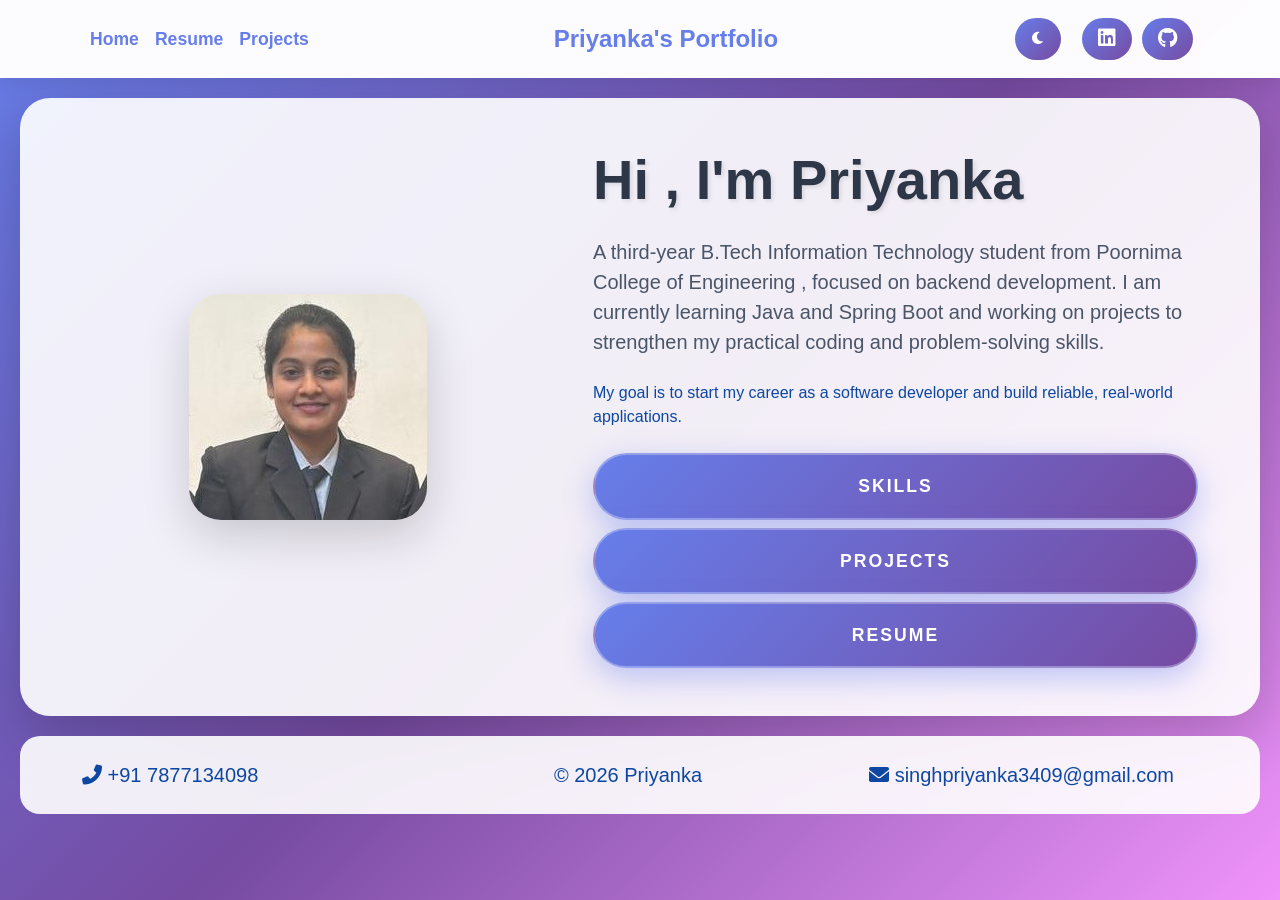
<file: index.html>
<!DOCTYPE html>
<html lang="en">
<head>
    <meta charset="UTF-8">
    <meta name="viewport" content="width=device-width, initial-scale=1.0">
    <meta http-equiv="Cache-Control" content="no-cache, no-store, must-revalidate">
    <meta http-equiv="Pragma" content="no-cache">
    <meta http-equiv="Expires" content="0">
    <title>Priyanka's Portfolio</title>
    <link href="https://cdn.jsdelivr.net/npm/bootstrap@5.3.8/dist/css/bootstrap.min.css" rel="stylesheet">
    <link rel="stylesheet" href="https://cdnjs.cloudflare.com/ajax/libs/font-awesome/6.0.0/css/all.min.css">
    <link rel="stylesheet" href="style.css?v=2">
</head>
<body>
    <!--Navbar-->
    <nav class="navbar navbar-expand-lg navbar-light bg-white py-3">
        <div class="container">
            <div class="navbar-nav me-auto">
                <a class="nav-link fw-bold" href="#home">Home</a>
                <a class="nav-link fw-bold" href="resume.html">Resume</a>
                <a class="nav-link fw-bold" href="projects.html">Projects</a>
            </div>
            <span class="navbar-brand mx-auto fw-bold fs-4">Priyanka's Portfolio</span>
            <div class="navbar-nav ms-auto">
                <button id="themeToggle" class="btn btn-sm me-3" style="border-radius: 50px;">
                    <i class="fas fa-moon"></i>
                </button>
                <a class="nav-link" href="https://www.linkedin.com/in/priyanka-536247291" target="_blank"><i class="fab fa-linkedin fs-5"></i></a>
                <a class="nav-link" href="https://github.com/Priyanka26102005" target="_blank"><i class="fab fa-github fs-5"></i></a>
            </div>
        </div>
    </nav>

    <!--Hero Section-->
    <section class="py-5">
        <div class="container">
            <div class="row align-items-center">
                <div class="col-md-5 col-12 text-center mb-4 mb-md-0">
                    <img src="profile.jpeg" alt="Profile Photo" class="img-fluid rounded-5 shadow-lg">
                </div>
                <div class="col-md-7 col-12 ps-md-5">
                    <h1 class="display-4 fw-bold mb-4">Hi , I'm Priyanka</h1>
                    <p class="lead mb-4">A third-year B.Tech Information Technology student from Poornima College of Engineering ,
                        focused on backend development. I am currently learning Java and Spring Boot and working on projects to 
                        strengthen my practical coding and problem-solving skills.</p>
                    <p class="mb-4">My goal is to start my career as a software developer and build reliable, real-world applications.</p>
                    <div class="d-grid gap-2">
                        <a href="skills.html" class="btn btn-dark btn-lg">SKILLS</a>
                        <a href="projects.html" class="btn btn-dark btn-lg">PROJECTS</a>
                        <a href="resume.html" class="btn btn-dark btn-lg">RESUME</a>
                    </div>
                </div>
            </div>
        </div>
    </section>

    <footer class="py-4" style="background: rgba(255, 255, 255, 0.9); margin: 20px; border-radius: 20px;">
        <div class="container">
            <div class="row align-items-center">
            <div class="row align-items-center">
                <div class="col-md-4 col-12 text-center text-md-start mb-3 mb-md-0">
                    <p class="mb-0 fs-5"><i class="fas fa-phone-alt"></i> +91 7877134098</p>
                </div>
                <div class="col-md-4 col-12 text-center mb-3 mb-md-0">
                    <p class="mb-0 fs-5">&copy; 2026 Priyanka</p>
                </div>
                <div class="col-md-4 col-12 text-center text-md-end">
                    <p class="mb-0 fs-5"><i class="fas fa-envelope"></i> singhpriyanka3409@gmail.com</p>
                </div>
            </div>
            </div>
        </div>
    </footer>

    <script src="https://cdn.jsdelivr.net/npm/bootstrap@5.3.8/dist/js/bootstrap.bundle.min.js"></script>
    <script src="script.js"></script>
</body>
</html>
</file>
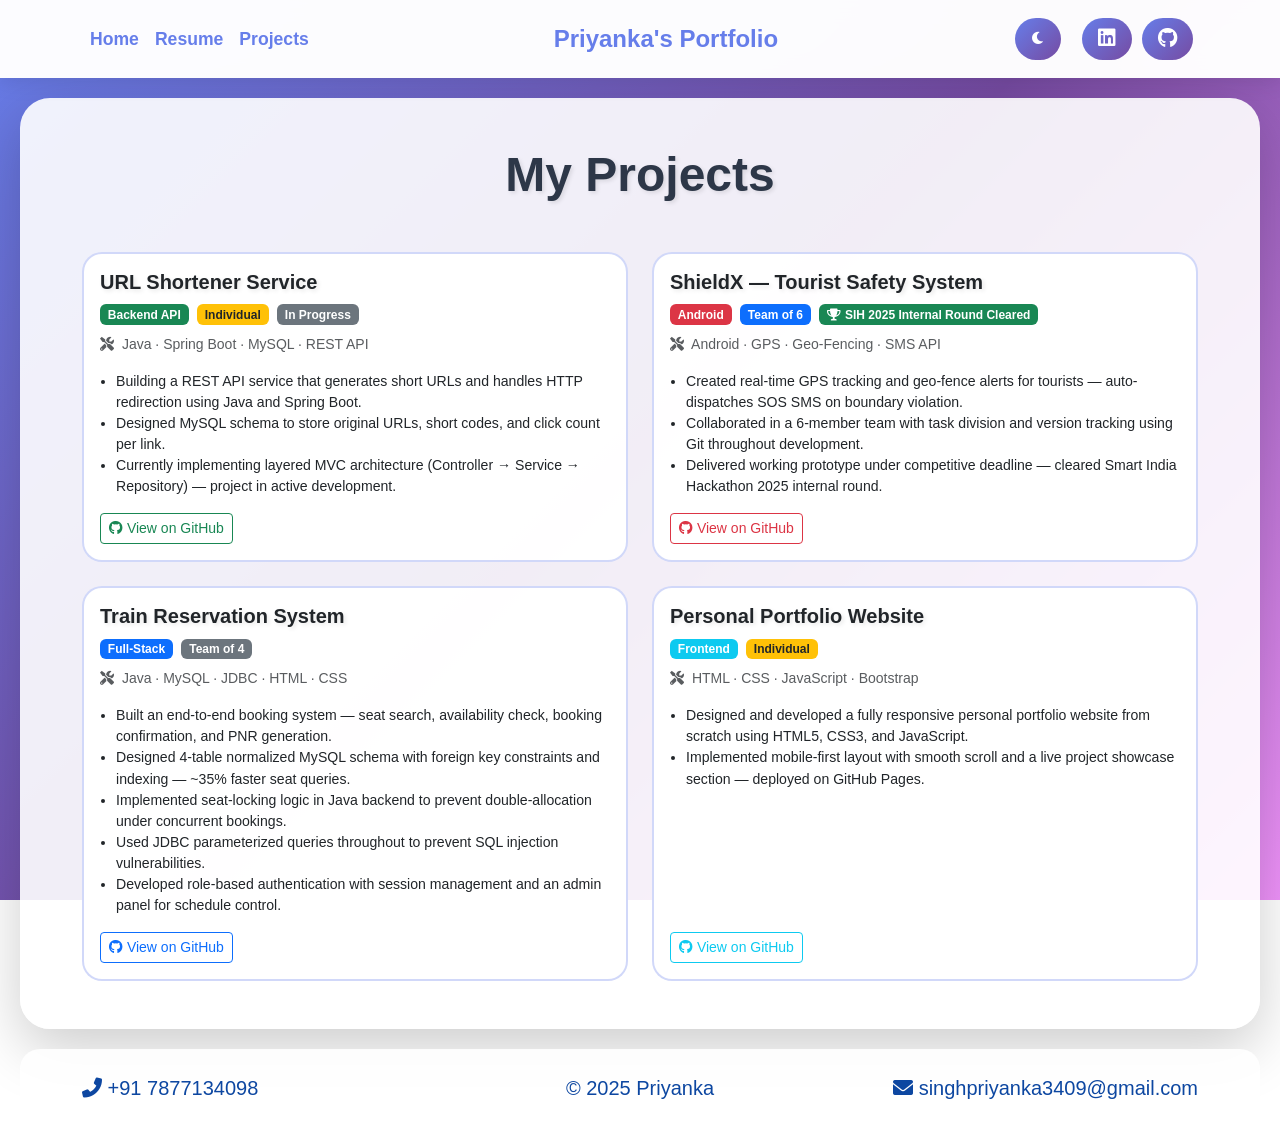
<file: projects.html>
<!DOCTYPE html>
<html lang="en">
<head>
    <meta charset="UTF-8">
    <meta name="viewport" content="width=device-width, initial-scale=1.0">
    <meta http-equiv="Cache-Control" content="no-cache, no-store, must-revalidate">
    <meta http-equiv="Pragma" content="no-cache">
    <meta http-equiv="Expires" content="0">
    <title>Projects - Priyanka</title>
    <link href="https://cdn.jsdelivr.net/npm/bootstrap@5.3.8/dist/css/bootstrap.min.css" rel="stylesheet">
    <link rel="stylesheet" href="https://cdnjs.cloudflare.com/ajax/libs/font-awesome/6.0.0/css/all.min.css">
    <link rel="stylesheet" href="style.css?v=2">
</head>
<body>
    <nav class="navbar navbar-expand-lg navbar-light bg-white py-3">
        <div class="container">
            <div class="navbar-nav me-auto">
                <a class="nav-link fw-bold" href="index.html">Home</a>
                <a class="nav-link fw-bold" href="resume.html">Resume</a>
                <a class="nav-link fw-bold" href="projects.html">Projects</a>
            </div>
            <span class="navbar-brand mx-auto fw-bold fs-4">Priyanka's Portfolio</span>
            <div class="navbar-nav ms-auto">
                <button id="themeToggle" class="btn btn-sm me-3" style="border-radius: 50px;">
                    <i class="fas fa-moon"></i>
                </button>
                <a class="nav-link" href="https://www.linkedin.com/in/priyanka-536247291" target="_blank"><i class="fab fa-linkedin fs-5"></i></a>
                <a class="nav-link" href="https://github.com/Priyanka26102005" target="_blank"><i class="fab fa-github fs-5"></i></a>
            </div>
        </div>
    </nav>

    <section class="py-5">
        <div class="container">
            <h2 class="mb-5 display-5 fw-bold text-center">My Projects</h2>
            <div class="row g-4">

                <!-- URL Shortener -->
                <div class="col-lg-6 col-md-6 col-12">
                    <div class="card h-100">
                        <div class="card-body d-flex flex-column">
                            <h5 class="card-title fw-bold">URL Shortener Service</h5>
                            <div class="mb-2">
                                <span class="badge bg-success me-1">Backend API</span>
                                <span class="badge bg-warning text-dark me-1">Individual</span>
                                <span class="badge bg-secondary">In Progress</span>
                            </div>
                            <small class="text-muted mb-3"><i class="fas fa-tools me-1"></i> Java · Spring Boot · MySQL · REST API</small>
                            <ul class="mb-3 ps-3" style="font-size: 0.88rem;">
                                <li>Building a REST API service that generates short URLs and handles HTTP redirection using Java and Spring Boot.</li>
                                <li>Designed MySQL schema to store original URLs, short codes, and click count per link.</li>
                                <li>Currently implementing layered MVC architecture (Controller → Service → Repository) — project in active development.</li>
                            </ul>
                            <div class="mt-auto">
                                <a href="#" target="_blank" class="btn btn-sm btn-outline-success"><i class="fab fa-github"></i> View on GitHub</a>
                            </div>
                        </div>
                    </div>
                </div>

                <!-- ShieldX -->
                <div class="col-lg-6 col-md-6 col-12">
                    <div class="card h-100">
                        <div class="card-body d-flex flex-column">
                            <h5 class="card-title fw-bold">ShieldX — Tourist Safety System</h5>
                            <div class="mb-2">
                                <span class="badge bg-danger me-1">Android</span>
                                <span class="badge bg-primary me-1">Team of 6</span>
                                <span class="badge bg-success"><i class="fas fa-trophy me-1"></i>SIH 2025 Internal Round Cleared</span>
                            </div>
                            <small class="text-muted mb-3"><i class="fas fa-tools me-1"></i> Android · GPS · Geo-Fencing · SMS API</small>
                            <ul class="mb-3 ps-3" style="font-size: 0.88rem;">
                                <li>Created real-time GPS tracking and geo-fence alerts for tourists — auto-dispatches SOS SMS on boundary violation.</li>
                                <li>Collaborated in a 6-member team with task division and version tracking using Git throughout development.</li>
                                <li>Delivered working prototype under competitive deadline — cleared Smart India Hackathon 2025 internal round.</li>
                            </ul>
                            <div class="mt-auto">
                                <a href="https://github.com/Priyanka26102005/ShieldX-Tourist-Safety-System" target="_blank" class="btn btn-sm btn-outline-danger"><i class="fab fa-github"></i> View on GitHub</a>
                            </div>
                        </div>
                    </div>
                </div>

                <!-- Train Reservation -->
                <div class="col-lg-6 col-md-6 col-12">
                    <div class="card h-100">
                        <div class="card-body d-flex flex-column">
                            <h5 class="card-title fw-bold">Train Reservation System</h5>
                            <div class="mb-2">
                                <span class="badge bg-primary me-1">Full-Stack</span>
                                <span class="badge bg-secondary">Team of 4</span>
                            </div>
                            <small class="text-muted mb-3"><i class="fas fa-tools me-1"></i> Java · MySQL · JDBC · HTML · CSS</small>
                            <ul class="mb-3 ps-3" style="font-size: 0.88rem;">
                                <li>Built an end-to-end booking system — seat search, availability check, booking confirmation, and PNR generation.</li>
                                <li>Designed 4-table normalized MySQL schema with foreign key constraints and indexing — ~35% faster seat queries.</li>
                                <li>Implemented seat-locking logic in Java backend to prevent double-allocation under concurrent bookings.</li>
                                <li>Used JDBC parameterized queries throughout to prevent SQL injection vulnerabilities.</li>
                                <li>Developed role-based authentication with session management and an admin panel for schedule control.</li>
                            </ul>
                            <div class="mt-auto">
                                <a href="https://github.com/Priyanka26102005/Train-Reservation-System" target="_blank" class="btn btn-sm btn-outline-primary"><i class="fab fa-github"></i> View on GitHub</a>
                            </div>
                        </div>
                    </div>
                </div>

                <!-- Portfolio -->
                <div class="col-lg-6 col-md-6 col-12">
                    <div class="card h-100">
                        <div class="card-body d-flex flex-column">
                            <h5 class="card-title fw-bold">Personal Portfolio Website</h5>
                            <div class="mb-2">
                                <span class="badge bg-info me-1">Frontend</span>
                                <span class="badge bg-warning text-dark">Individual</span>
                            </div>
                            <small class="text-muted mb-3"><i class="fas fa-tools me-1"></i> HTML · CSS · JavaScript · Bootstrap</small>
                            <ul class="mb-3 ps-3" style="font-size: 0.88rem;">
                                <li>Designed and developed a fully responsive personal portfolio website from scratch using HTML5, CSS3, and JavaScript.</li>
                                <li>Implemented mobile-first layout with smooth scroll and a live project showcase section — deployed on GitHub Pages.</li>
                            </ul>
                            <div class="mt-auto">
                                <a href="https://github.com/Priyanka26102005/Personal-Portfolio" target="_blank" class="btn btn-sm btn-outline-info"><i class="fab fa-github"></i> View on GitHub</a>
                            </div>
                        </div>
                    </div>
                </div>

            </div>
        </div>
    </section>

    <footer class="py-4" style="background: rgba(255, 255, 255, 0.9); margin: 20px; border-radius: 20px;">
        <div class="container">
            <div class="row align-items-center">
                <div class="col-md-4 col-12 text-center text-md-start mb-3 mb-md-0">
                    <p class="mb-0 fs-5"><i class="fas fa-phone-alt"></i> +91 7877134098</p>
                </div>
                <div class="col-md-4 col-12 text-center mb-3 mb-md-0">
                    <p class="mb-0 fs-5">&copy; 2025 Priyanka</p>
                </div>
                <div class="col-md-4 col-12 text-center text-md-end">
                    <p class="mb-0 fs-5"><i class="fas fa-envelope"></i> singhpriyanka3409@gmail.com</p>
                </div>
            </div>
        </div>
    </footer>

    <script src="https://cdn.jsdelivr.net/npm/bootstrap@5.3.8/dist/js/bootstrap.bundle.min.js"></script>
    <script src="script.js"></script>
</file>
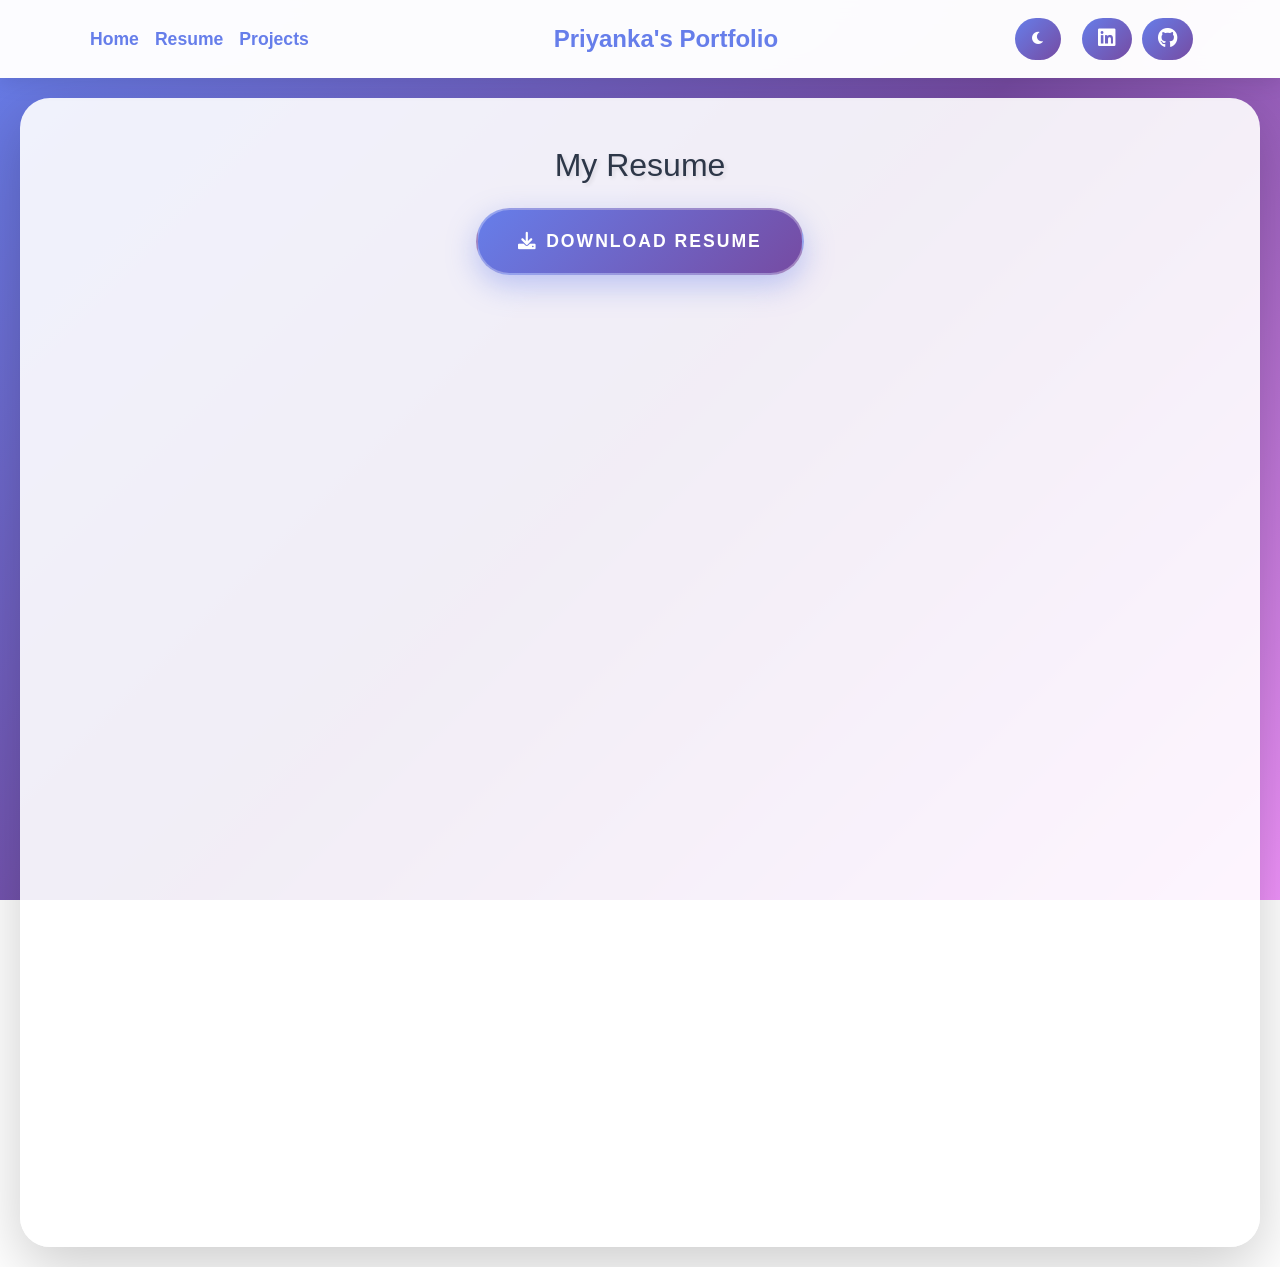
<file: resume.html>
<!DOCTYPE html>
<html lang="en">
<head>
    <meta charset="UTF-8">
    <meta name="viewport" content="width=device-width, initial-scale=1.0">
    <meta http-equiv="Cache-Control" content="no-cache, no-store, must-revalidate">
    <meta http-equiv="Pragma" content="no-cache">
    <meta http-equiv="Expires" content="0">
    <title>Resume - Priyanka</title>
    <link href="https://cdn.jsdelivr.net/npm/bootstrap@5.3.8/dist/css/bootstrap.min.css" rel="stylesheet">
    <link rel="stylesheet" href="https://cdnjs.cloudflare.com/ajax/libs/font-awesome/6.0.0/css/all.min.css">
    <link rel="stylesheet" href="style.css?v=2">
</head>
<body>
    <nav class="navbar navbar-expand-lg navbar-light bg-white py-3">
        <div class="container">
            <div class="navbar-nav me-auto">
                <a class="nav-link fw-bold" href="index.html">Home</a>
                <a class="nav-link fw-bold" href="resume.html">Resume</a>
                <a class="nav-link fw-bold" href="projects.html">Projects</a>
            </div>
            <span class="navbar-brand mx-auto fw-bold fs-4">Priyanka's Portfolio</span>
            <div class="navbar-nav ms-auto">
                <button id="themeToggle" class="btn btn-sm me-3" style="border-radius: 50px;">
                    <i class="fas fa-moon"></i>
                </button>
                <a class="nav-link" href="https://www.linkedin.com/in/priyanka-536247291" target="_blank"><i class="fab fa-linkedin fs-5"></i></a>
                <a class="nav-link" href="https://github.com/Priyanka26102005" target="_blank"><i class="fab fa-github fs-5"></i></a>
            </div>
        </div>
    </nav>

    <section class="py-5">
        <div class="container">
            <h2 class="mb-4 text-center">My Resume</h2>
            <div class="text-center mb-4">
                <a href="Priyanka_Resume.pdf" class="btn btn-dark btn-lg" download>
                    <i class="fas fa-download me-2"></i>Download Resume
                </a>
            </div>
            <div class="ratio ratio-1x1" style="max-width: 900px; margin: 0 auto;">
                <iframe src="Priyanka_Resume.pdf" type="application/pdf"></iframe>
            </div>
        </div>
    </section>

    <script src="https://cdn.jsdelivr.net/npm/bootstrap@5.3.8/dist/js/bootstrap.bundle.min.js"></script>
    <script src="script.js"></script>
</body>
</html>
</file>
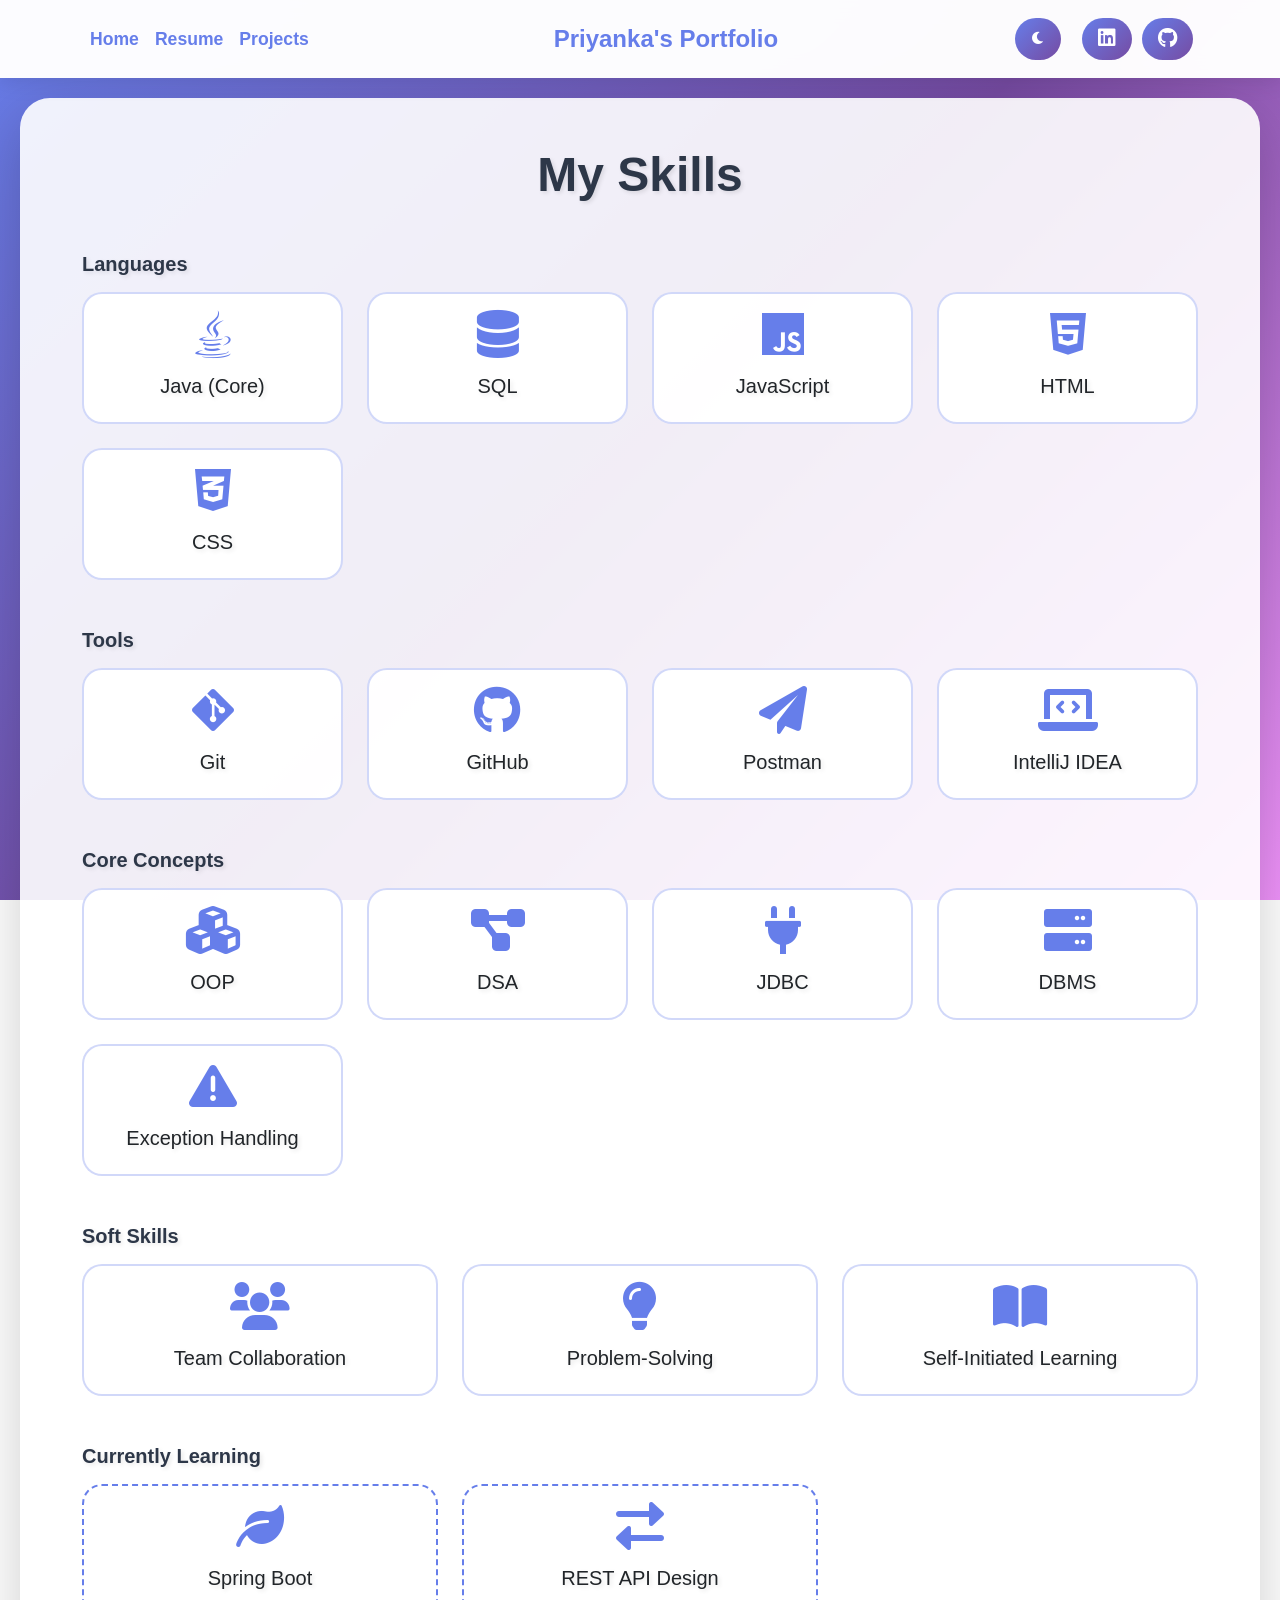
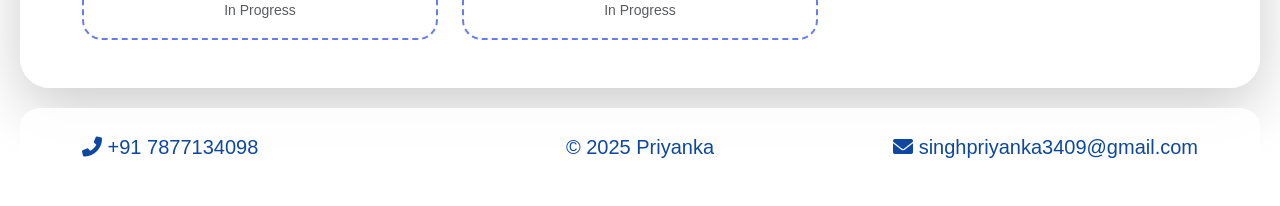
<file: skills.html>
<!DOCTYPE html>
<html lang="en">
<head>
    <meta charset="UTF-8">
    <meta name="viewport" content="width=device-width, initial-scale=1.0">
    <meta http-equiv="Cache-Control" content="no-cache, no-store, must-revalidate">
    <meta http-equiv="Pragma" content="no-cache">
    <meta http-equiv="Expires" content="0">
    <title>Skills - Priyanka</title>
    <link href="https://cdn.jsdelivr.net/npm/bootstrap@5.3.8/dist/css/bootstrap.min.css" rel="stylesheet">
    <link rel="stylesheet" href="https://cdnjs.cloudflare.com/ajax/libs/font-awesome/6.0.0/css/all.min.css">
    <link rel="stylesheet" href="style.css?v=2">
</head>
<body>
    <nav class="navbar navbar-expand-lg navbar-light bg-white py-3">
        <div class="container">
            <div class="navbar-nav me-auto">
                <a class="nav-link fw-bold" href="index.html">Home</a>
                <a class="nav-link fw-bold" href="resume.html">Resume</a>
                <a class="nav-link fw-bold" href="projects.html">Projects</a>
            </div>
            <span class="navbar-brand mx-auto fw-bold fs-4">Priyanka's Portfolio</span>
            <div class="navbar-nav ms-auto">
                <button id="themeToggle" class="btn btn-sm me-3" style="border-radius: 50px;">
                    <i class="fas fa-moon"></i>
                </button>
                <a class="nav-link" href="https://www.linkedin.com/in/priyanka-536247291" target="_blank"><i class="fab fa-linkedin fs-5"></i></a>
                <a class="nav-link" href="https://github.com/Priyanka26102005" target="_blank"><i class="fab fa-github fs-5"></i></a>
            </div>
        </div>
    </nav>

    <section class="py-5">
        <div class="container text-center">
            <h2 class="mb-5 display-5 fw-bold">My Skills</h2>

            <!-- Languages -->
            <h5 class="fw-bold mb-3 text-start">Languages</h5>
            <div class="row g-4 mb-5">
                <div class="col-lg-3 col-md-4 col-6">
                    <div class="card h-100">
                        <div class="card-body">
                            <i class="fab fa-java fa-3x mb-3" style="color: #667eea;"></i>
                            <h5 class="card-title">Java (Core)</h5>
                        </div>
                    </div>
                </div>
                <div class="col-lg-3 col-md-4 col-6">
                    <div class="card h-100">
                        <div class="card-body">
                            <i class="fas fa-database fa-3x mb-3" style="color: #667eea;"></i>
                            <h5 class="card-title">SQL</h5>
                        </div>
                    </div>
                </div>
                <div class="col-lg-3 col-md-4 col-6">
                    <div class="card h-100">
                        <div class="card-body">
                            <i class="fab fa-js fa-3x mb-3" style="color: #667eea;"></i>
                            <h5 class="card-title">JavaScript</h5>
                        </div>
                    </div>
                </div>
                <div class="col-lg-3 col-md-4 col-6">
                    <div class="card h-100">
                        <div class="card-body">
                            <i class="fab fa-html5 fa-3x mb-3" style="color: #667eea;"></i>
                            <h5 class="card-title">HTML</h5>
                        </div>
                    </div>
                </div>
                <div class="col-lg-3 col-md-4 col-6">
                    <div class="card h-100">
                        <div class="card-body">
                            <i class="fab fa-css3-alt fa-3x mb-3" style="color: #667eea;"></i>
                            <h5 class="card-title">CSS</h5>
                        </div>
                    </div>
                </div>
            </div>

            <!-- Tools -->
            <h5 class="fw-bold mb-3 text-start">Tools</h5>
            <div class="row g-4 mb-5">
                <div class="col-lg-3 col-md-4 col-6">
                    <div class="card h-100">
                        <div class="card-body">
                            <i class="fab fa-git-alt fa-3x mb-3" style="color: #667eea;"></i>
                            <h5 class="card-title">Git</h5>
                        </div>
                    </div>
                </div>
                <div class="col-lg-3 col-md-4 col-6">
                    <div class="card h-100">
                        <div class="card-body">
                            <i class="fab fa-github fa-3x mb-3" style="color: #667eea;"></i>
                            <h5 class="card-title">GitHub</h5>
                        </div>
                    </div>
                </div>
                <div class="col-lg-3 col-md-4 col-6">
                    <div class="card h-100">
                        <div class="card-body">
                            <i class="fas fa-paper-plane fa-3x mb-3" style="color: #667eea;"></i>
                            <h5 class="card-title">Postman</h5>
                        </div>
                    </div>
                </div>
                <div class="col-lg-3 col-md-4 col-6">
                    <div class="card h-100">
                        <div class="card-body">
                            <i class="fas fa-laptop-code fa-3x mb-3" style="color: #667eea;"></i>
                            <h5 class="card-title">IntelliJ IDEA</h5>
                        </div>
                    </div>
                </div>
            </div>

            <!-- Core Concepts -->
            <h5 class="fw-bold mb-3 text-start">Core Concepts</h5>
            <div class="row g-4 mb-5">
                <div class="col-lg-3 col-md-4 col-6">
                    <div class="card h-100">
                        <div class="card-body">
                            <i class="fas fa-cubes fa-3x mb-3" style="color: #667eea;"></i>
                            <h5 class="card-title">OOP</h5>
                        </div>
                    </div>
                </div>
                <div class="col-lg-3 col-md-4 col-6">
                    <div class="card h-100">
                        <div class="card-body">
                            <i class="fas fa-project-diagram fa-3x mb-3" style="color: #667eea;"></i>
                            <h5 class="card-title">DSA</h5>
                        </div>
                    </div>
                </div>
                <div class="col-lg-3 col-md-4 col-6">
                    <div class="card h-100">
                        <div class="card-body">
                            <i class="fas fa-plug fa-3x mb-3" style="color: #667eea;"></i>
                            <h5 class="card-title">JDBC</h5>
                        </div>
                    </div>
                </div>
                <div class="col-lg-3 col-md-4 col-6">
                    <div class="card h-100">
                        <div class="card-body">
                            <i class="fas fa-server fa-3x mb-3" style="color: #667eea;"></i>
                            <h5 class="card-title">DBMS</h5>
                        </div>
                    </div>
                </div>
                <div class="col-lg-3 col-md-4 col-6">
                    <div class="card h-100">
                        <div class="card-body">
                            <i class="fas fa-exclamation-triangle fa-3x mb-3" style="color: #667eea;"></i>
                            <h5 class="card-title">Exception Handling</h5>
                        </div>
                    </div>
                </div>
            </div>

            <!-- Soft Skills -->
            <h5 class="fw-bold mb-3 text-start">Soft Skills</h5>
            <div class="row g-4 mb-5">
                <div class="col-lg-4 col-md-4 col-6">
                    <div class="card h-100">
                        <div class="card-body">
                            <i class="fas fa-users fa-3x mb-3" style="color: #667eea;"></i>
                            <h5 class="card-title">Team Collaboration</h5>
                        </div>
                    </div>
                </div>
                <div class="col-lg-4 col-md-4 col-6">
                    <div class="card h-100">
                        <div class="card-body">
                            <i class="fas fa-lightbulb fa-3x mb-3" style="color: #667eea;"></i>
                            <h5 class="card-title">Problem-Solving</h5>
                        </div>
                    </div>
                </div>
                <div class="col-lg-4 col-md-4 col-6">
                    <div class="card h-100">
                        <div class="card-body">
                            <i class="fas fa-book-open fa-3x mb-3" style="color: #667eea;"></i>
                            <h5 class="card-title">Self-Initiated Learning</h5>
                        </div>
                    </div>
                </div>
            </div>

            <!-- Currently Learning -->
            <h5 class="fw-bold mb-3 text-start">Currently Learning</h5>
            <div class="row g-4">
                <div class="col-lg-4 col-md-4 col-6">
                    <div class="card h-100" style="border: 2px dashed #667eea;">
                        <div class="card-body">
                            <i class="fas fa-leaf fa-3x mb-3" style="color: #667eea;"></i>
                            <h5 class="card-title">Spring Boot</h5>
                            <small class="text-muted">In Progress</small>
                        </div>
                    </div>
                </div>
                <div class="col-lg-4 col-md-4 col-6">
                    <div class="card h-100" style="border: 2px dashed #667eea;">
                        <div class="card-body">
                            <i class="fas fa-exchange-alt fa-3x mb-3" style="color: #667eea;"></i>
                            <h5 class="card-title">REST API Design</h5>
                            <small class="text-muted">In Progress</small>
                        </div>
                    </div>
                </div>
            </div>

        </div>
    </section>

    <footer class="py-4" style="background: rgba(255, 255, 255, 0.9); margin: 20px; border-radius: 20px;">
        <div class="container">
            <div class="row align-items-center">
                <div class="col-md-4 col-12 text-center text-md-start mb-3 mb-md-0">
                    <p class="mb-0 fs-5"><i class="fas fa-phone-alt"></i> +91 7877134098</p>
                </div>
                <div class="col-md-4 col-12 text-center mb-3 mb-md-0">
                    <p class="mb-0 fs-5">&copy; 2025 Priyanka</p>
                </div>
                <div class="col-md-4 col-12 text-center text-md-end">
                    <p class="mb-0 fs-5"><i class="fas fa-envelope"></i> singhpriyanka3409@gmail.com</p>
                </div>
            </div>
        </div>
    </footer>

    <script src="https://cdn.jsdelivr.net/npm/bootstrap@5.3.8/dist/js/bootstrap.bundle.min.js"></script>
    <script src="script.js"></script>
</body>
</html>
</file>
<file: style.css>
body {
    font-family: 'Segoe UI', Tahoma, Geneva, Verdana, sans-serif;
    background: linear-gradient(135deg, #667eea 0%, #764ba2 50%, #f093fb 100%);
    background-attachment: fixed;
    color: #0d47a1;
    min-height: 100vh;
    overflow-x: hidden;
    max-width: 100vw;
    box-sizing: border-box;
}

*, *::before, *::after {
    box-sizing: border-box;
}

.profile-img {
    width: 100%;
    max-width: 450px;
    border-radius: 50px;
    object-fit: cover;
    border: 5px solid #fff;
    box-shadow: 0 20px 60px rgba(0, 0, 0, 0.3);
}

.btn-dark {
    background: linear-gradient(135deg, #667eea, #764ba2);
    border: 2px solid rgba(255, 255, 255, 0.3);
    border-radius: 50px;
    padding: 18px 40px;
    font-weight: 700;
    font-size: 1.1rem;
    letter-spacing: 2px;
    transition: all 0.4s ease;
    color: white;
    text-transform: uppercase;
    box-shadow: 0 10px 30px rgba(102, 126, 234, 0.4);
    position: relative;
    overflow: hidden;
}

.btn-dark::before {
    content: '';
    position: absolute;
    top: 0;
    left: -100%;
    width: 100%;
    height: 100%;
    background: linear-gradient(90deg, transparent, rgba(255, 255, 255, 0.3), transparent);
    transition: left 0.5s;
}

.btn-dark:hover::before {
    left: 100%;
}

.btn-dark:hover {
    background: linear-gradient(135deg, #764ba2, #667eea);
    transform: translateY(-5px) scale(1.05);
    box-shadow: 0 15px 40px rgba(118, 75, 162, 0.6);
    border-color: rgba(255, 255, 255, 0.6);
}

.card {
    transition: transform 0.3s ease, box-shadow 0.3s ease;
    border-radius: 20px;
    background: rgba(255, 255, 255, 0.95);
    border: 2px solid rgba(102, 126, 234, 0.3);
    -webkit-backdop: blur(10px);
    max-width: 100%;
    width: 100%;
}

.card:hover {
    transform: translateY(-8px);
    box-shadow: 0 20px 40px rgba(102, 126, 234, 0.4);
    border-color: #667eea;
}

.navbar {
    box-shadow: 0 4px 20px rgba(0, 0, 0, 0.1);
    background: rgba(255, 255, 255, 0.98) !important;
    -webkit-backdrop-filter: blur(10px);
    backdrop-filter: blur(10px);
}

.nav-link {
    color: #667eea !important;
    transition: all 0.3s ease;
    font-weight: 600;
    font-size: 1.1rem;
}

.nav-link:hover {
    color: #764ba2 !important;
}

.navbar-nav.ms-auto .nav-link {
    background: linear-gradient(135deg, #667eea, #764ba2);
    color: white !important;
    padding: 8px 16px;
    border-radius: 50px;
    margin: 0 5px;
    transition: all 0.3s ease;
}

.navbar-nav.ms-auto .nav-link:hover {
    background: linear-gradient(135deg, #764ba2, #667eea);
    transform: translateY(-2px);
    box-shadow: 0 5px 15px rgba(102, 126, 234, 0.4);
}

.navbar-brand {
    color: #667eea !important;
    font-weight: 700;
    font-size: 1.3rem;
}

h1, h2, h5 {
    color: #2d3748;
    text-shadow: 2px 2px 4px rgba(0, 0, 0, 0.1);
}

.lead {
    color: #4a5568;
}

section {
    background: rgba(255, 255, 255, 0.9);
    border-radius: 30px;
    margin: 20px auto;
    padding: 40px 20px;
    box-shadow: 0 20px 60px rgba(0, 0, 0, 0.2);
    max-width: calc(100% - 40px);
    overflow-x: hidden;
}

body.dark-mode {
    background: linear-gradient(135deg, #1a1a2e 0%, #16213e 50%, #0f3460 100%);
}

body.dark-mode section {
    background: rgba(30, 30, 50, 0.9);
}

body.dark-mode .navbar {
    background: rgba(30, 30, 50, 0.95) !important;
}

body.dark-mode h1, body.dark-mode h2, body.dark-mode h3, body.dark-mode h4, body.dark-mode h5, body.dark-mode h6,
body.dark-mode p, body.dark-mode li, body.dark-mode small, body.dark-mode span,
body.dark-mode .navbar-brand, body.dark-mode .nav-link, body.dark-mode .lead,
body.dark-mode .card-text, body.dark-mode .card-title, body.dark-mode label {
    color: #e0e0e0 !important;
}

body.dark-mode .text-muted {
    color: #a0aec0 !important;
}

body.dark-mode .card {
    background: rgba(40, 40, 60, 0.95);
    border-color: rgba(102, 126, 234, 0.5);
}

body.dark-mode .card:hover {
    box-shadow: 0 20px 40px rgba(102, 126, 234, 0.3);
}

body.dark-mode footer {
    background: rgba(30, 30, 50, 0.9) !important;
}

body.dark-mode footer p {
    color: #e0e0e0 !important;
}

#themeToggle {
    background: linear-gradient(135deg, #667eea, #764ba2);
    color: white;
    border: none;
    padding: 8px 16px;
}

@media (max-width: 768px) {
    .navbar-brand {
        font-size: 1rem !important;
    }
    
    .nav-link {
        font-size: 0.9rem !important;
    }
    
    section {
        margin: 10px auto !important;
        padding: 15px 10px !important;
        border-radius: 20px !important;
        max-width: calc(100% - 20px) !important;
    }
    
    .container {
        padding-left: 10px !important;
        padding-right: 10px !important;
    }
    
    .col-md-7.ps-5 {
        padding-left: 15px !important;
        margin-top: 20px;
    }
    
    .display-4, .display-5 {
        font-size: 2rem !important;
    }
    
    footer .row {
        text-align: center !important;
    }
    
    footer .col-md-4 {
        text-align: center !important;
        margin-bottom: 10px;
    }
    
    footer .fs-5 {
        font-size: 0.85rem !important;
    }
    
    .card-body {
        padding: 18px !important;
    }
    
    footer {
        margin: 10px auto !important;
        max-width: calc(100% - 20px) !important;
    }
}

@media (max-width: 576px) {
    * {
        box-sizing: border-box !important;
    }
    
    html, body {
        overflow-x: hidden !important;
        max-width: 100vw !important;
    }
    
    .navbar-brand {
        font-size: 0.85rem !important;
    }
    
    .navbar-nav {
        flex-direction: row;
        gap: 5px;
    }
    
    .nav-link {
        font-size: 0.75rem !important;
        padding: 5px !important;
    }
    
    #themeToggle {
        padding: 6px 12px;
        font-size: 0.8rem;
    }
    
    .display-4, .display-5 {
        font-size: 1.5rem !important;
    }
    
    .lead {
        font-size: 0.95rem !important;
    }
    
    .btn-lg {
        padding: 12px 20px !important;
        font-size: 0.9rem !important;
    }
    
    section {
        margin: 5px auto !important;
        padding: 10px 5px !important;
        border-radius: 15px !important;
        max-width: calc(100% - 10px) !important;
    }
    
    .container {
        padding-left: 5px !important;
        padding-right: 5px !important;
        max-width: 100% !important;
    }
    
    footer {
        margin: 5px auto !important;
        padding: 10px 5px !important;
        max-width: calc(100% - 10px) !important;
    }
    
    footer .fs-5 {
        font-size: 0.65rem !important;
    }
    
    .profile-img {
        max-width: 100%;
        width: 100%;
    }
    
    .card {
        margin-bottom: 10px;
        width: 100% !important;
    }
    
    .card-body {
        padding: 10px !important;
    }
    
    h2, h5 {
        font-size: 1.1rem !important;
    }
    
    .row {
        margin-left: 0 !important;
        margin-right: 0 !important;
    }
    
    .g-4 {
        --bs-gutter-x: 0.5rem !important;
        --bs-gutter-y: 0.5rem !important;
    }
    
    [class*="col-"] {
        padding-left: 5px !important;
        padding-right: 5px !important;
        flex: 0 0 100% !important;
        max-width: 100% !important;
    }
}

@media (min-width: 769px) and (max-width: 1024px) {
    .navbar-brand {
        font-size: 1.2rem !important;
    }
    
    .display-4, .display-5 {
        font-size: 2.5rem !important;
    }
    
    section {
        margin: 15px;
        padding: 30px;
    }
    
    .card-body {
        padding: 20px;
    }
}
</file>
